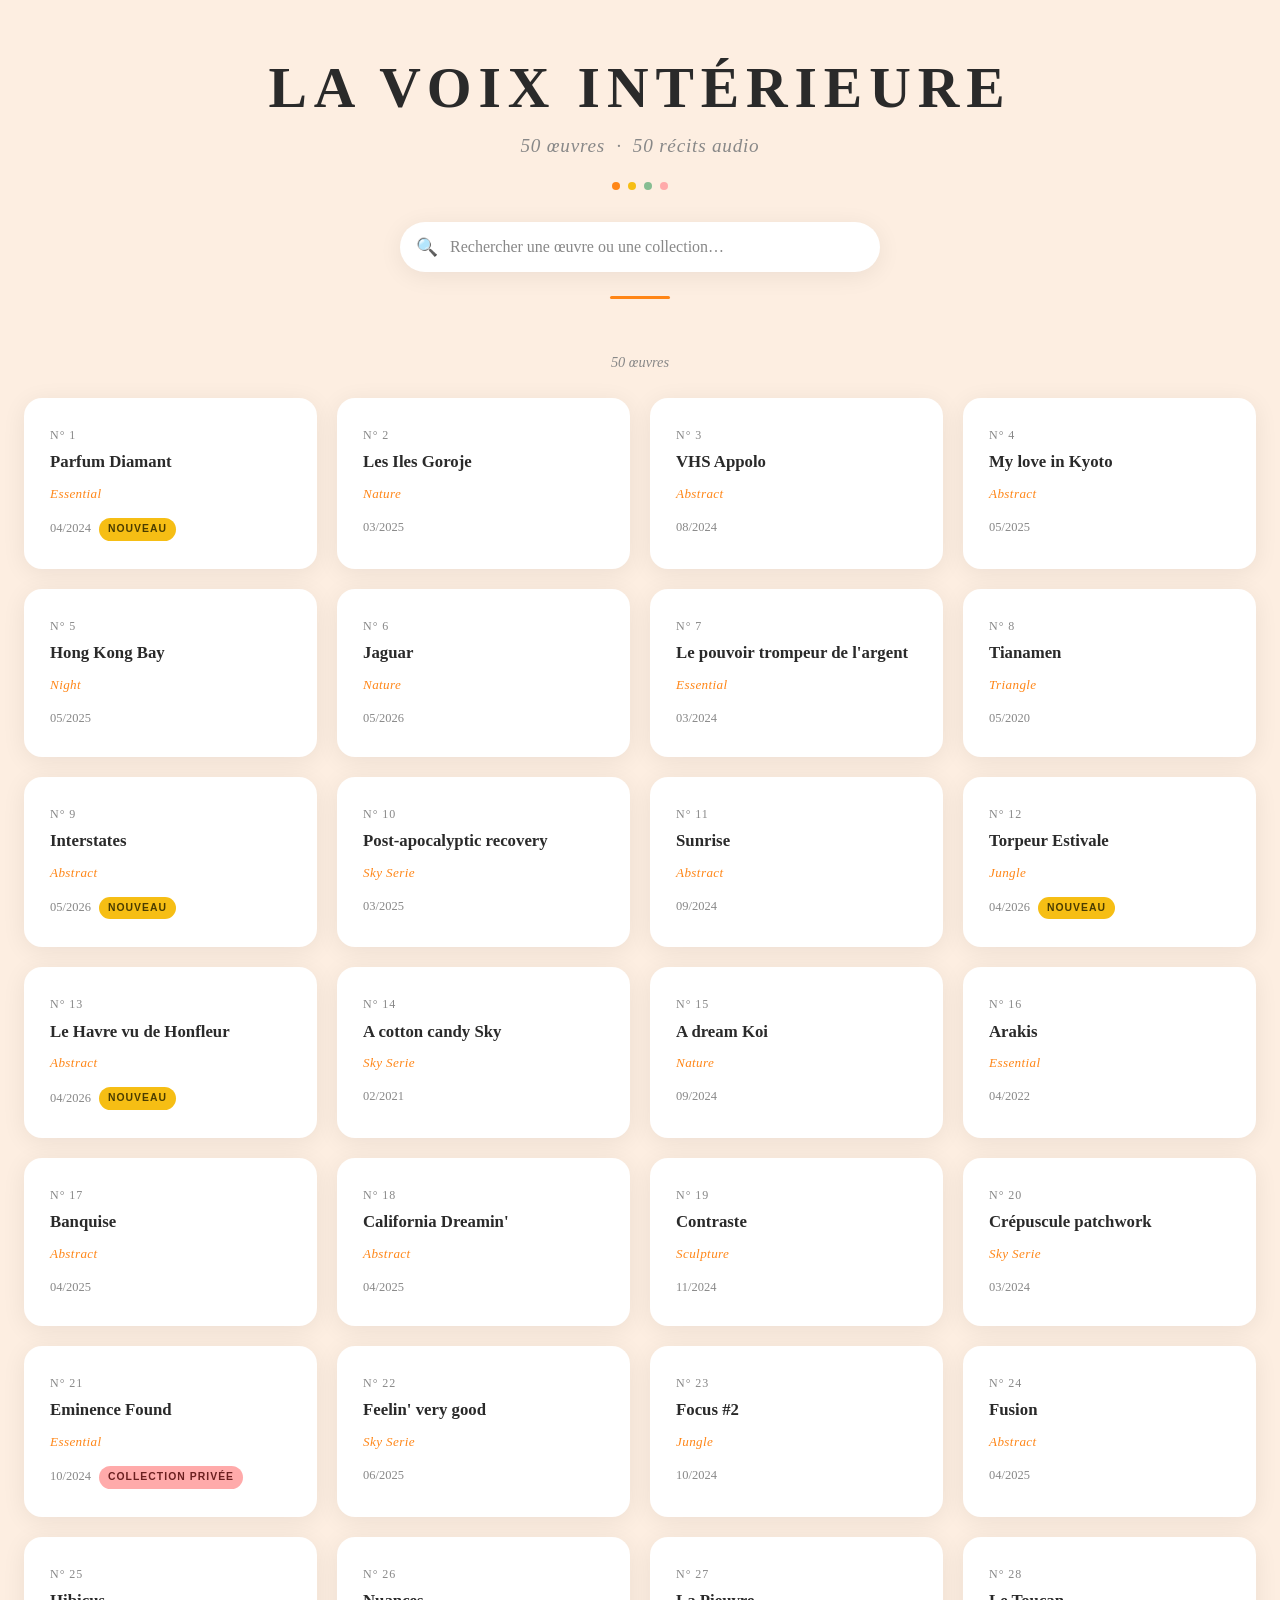
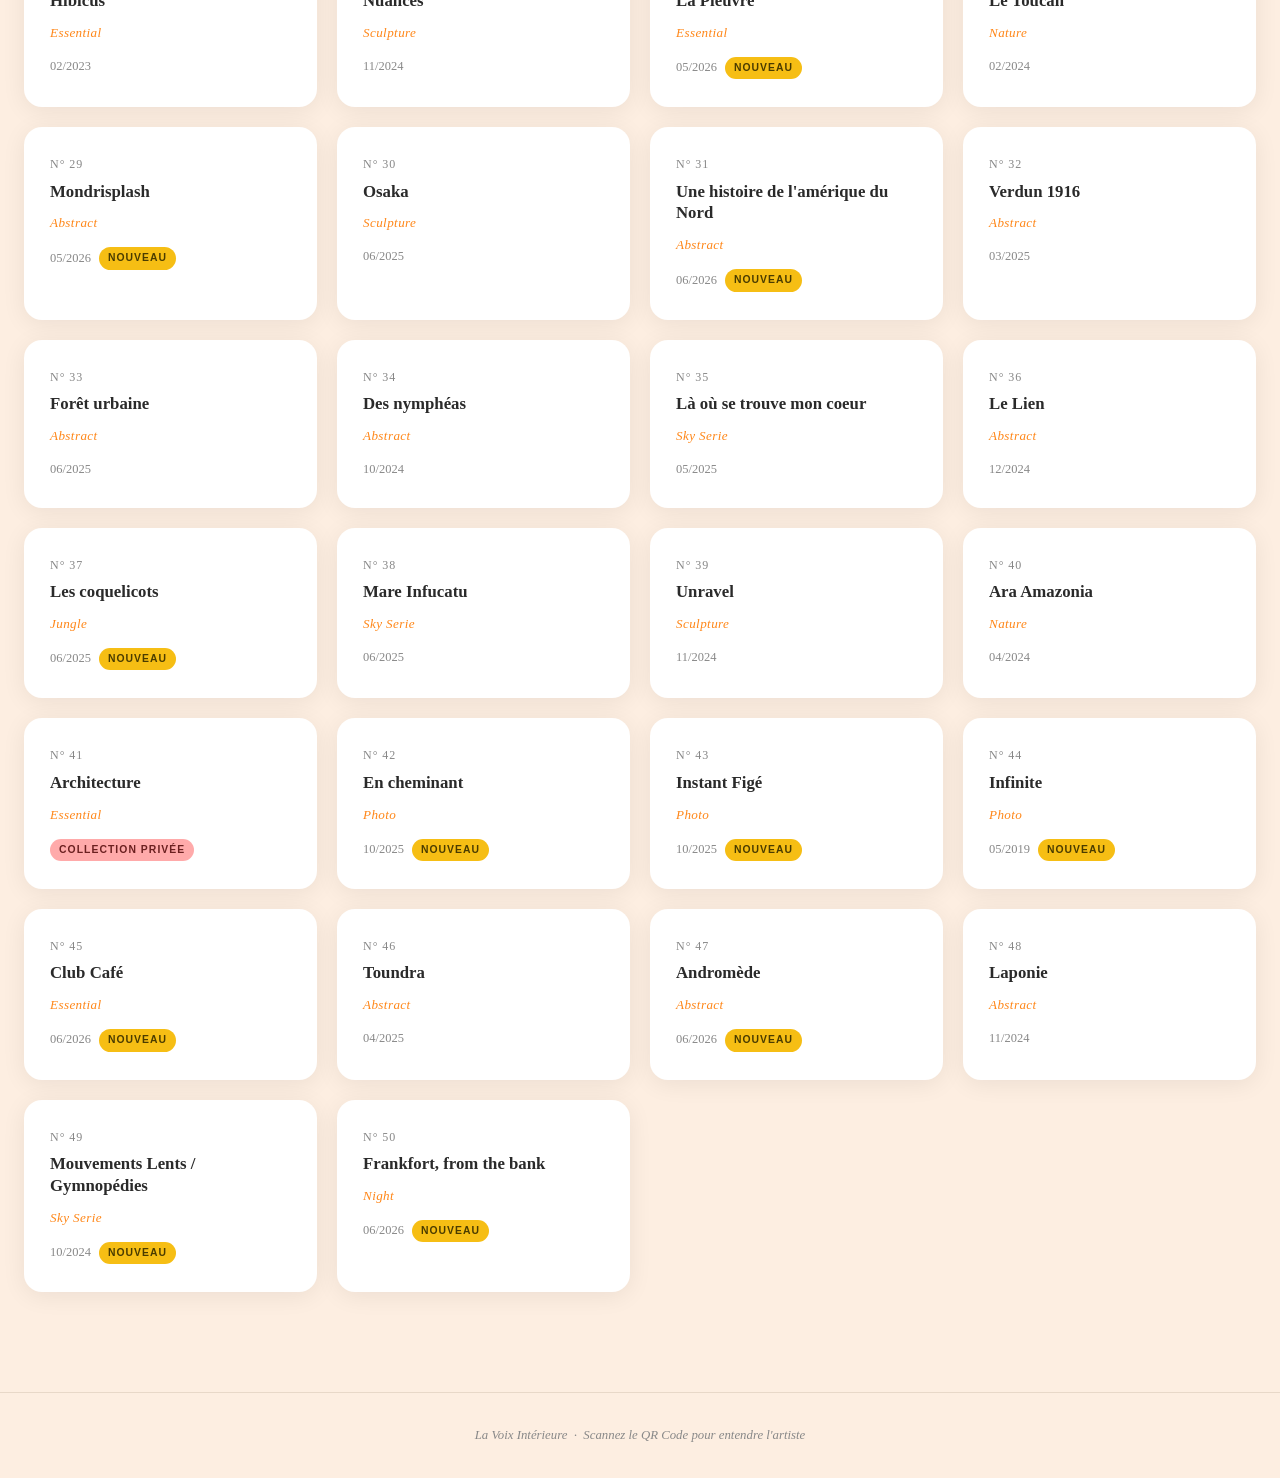
<file: index.html>
<!DOCTYPE html>
<html lang="fr">
<head>
  <meta charset="UTF-8" />
  <meta name="viewport" content="width=device-width, initial-scale=1.0" />
  <meta name="description" content="La Voix Intérieure — Exposition artistique. 50 œuvres, 50 récits audio." />
  <title>La Voix Intérieure — Exposition</title>
  <link rel="stylesheet" href="css/style.css" />
  <style>
    /* Accents page accueil */
    .hero-accent {
      display: flex;
      justify-content: center;
      gap: 8px;
      margin-top: 20px;
    }
    .hero-dot {
      width: 8px; height: 8px;
      border-radius: 50%;
    }
  </style>
</head>
<body>

  <!-- HEADER -->
  <header class="site-header">
    <h1 class="site-title">LA VOIX INTÉRIEURE</h1>
    <p class="site-subtitle">50 œuvres &nbsp;·&nbsp; 50 récits audio</p>
    <div class="hero-accent">
      <span class="hero-dot" style="background:#FF8617"></span>
      <span class="hero-dot" style="background:#F6BE14"></span>
      <span class="hero-dot" style="background:#86BD92"></span>
      <span class="hero-dot" style="background:#FFAAAA"></span>
    </div>

    <!-- SEARCH -->
    <div class="search-container">
      <span class="search-icon">🔍</span>
      <input
        type="search"
        id="searchInput"
        class="search-input"
        placeholder="Rechercher une œuvre ou une collection…"
        aria-label="Rechercher une œuvre"
        autocomplete="off"
      />
    </div>
  </header>

  <!-- GALLERY -->
  <main class="gallery-section">
    <p class="results-info" id="resultsInfo">Chargement…</p>
    <div class="gallery-grid" id="galleryGrid" aria-label="Galerie des œuvres">
      <p class="loading">Chargement des œuvres…</p>
    </div>
  </main>

  <!-- FOOTER -->
  <footer class="site-footer">
    La Voix Intérieure &nbsp;·&nbsp; Scannez le QR Code pour entendre l'artiste
  </footer>

  <script src="js/gallery.js"></script>
</body>
</html>
</file>
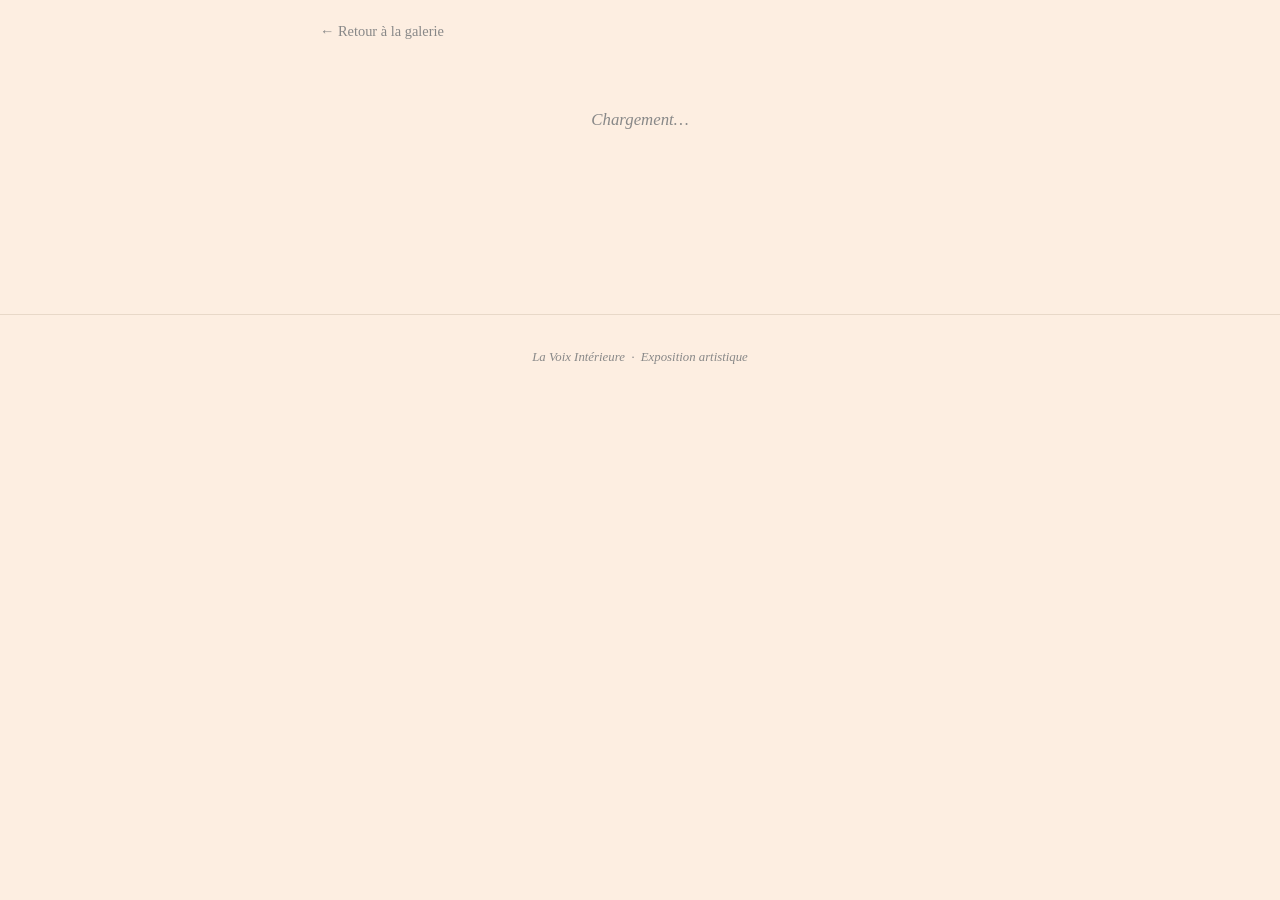
<file: oeuvre.html>
<!DOCTYPE html>
<html lang="fr">
<head>
  <meta charset="UTF-8" />
  <meta name="viewport" content="width=device-width, initial-scale=1.0" />
  <meta name="description" content="La Voix Intérieure — Fiche d'œuvre" />
  <title>Œuvre — La Voix Intérieure</title>
  <link rel="stylesheet" href="css/style.css" />
</head>
<body>

  <div class="oeuvre-page">

    <!-- BACK -->
    <a class="back-link" href="index.html">← Retour à la galerie</a>

    <!-- LOADING -->
    <p class="loading" id="loadingMsg">Chargement…</p>

    <!-- CONTENT -->
    <div id="oeuvreContent" style="display:none;">

      <!-- HEADER -->
      <header class="oeuvre-header">
        <p class="oeuvre-number" id="oeuvreNumber"></p>
        <h1 class="oeuvre-title" id="oeuvreTitle"></h1>
        <div id="oeuvreBADGES"></div>
      </header>

      <!-- DETAILS -->
      <section class="oeuvre-details" aria-label="Informations sur l'œuvre">
        <div class="detail-row">
          <span class="detail-label">Collection</span>
          <span class="detail-value" id="detailCollection"></span>
        </div>
        <div class="detail-row">
          <span class="detail-label">Dimensions</span>
          <span class="detail-value" id="detailSize"></span>
        </div>
        <div class="detail-row">
          <span class="detail-label">Date</span>
          <span class="detail-value" id="detailDate"></span>
        </div>
        <div class="detail-row">
          <span class="detail-label">Prix</span>
          <span class="detail-value price" id="detailPrice"></span>
        </div>
      </section>

      <!-- AUDIO PLAYER -->
      <section class="audio-section" aria-label="Lecteur audio">
        <p class="audio-label">🎙 La voix de l'artiste</p>

        <div class="player-core" id="customPlayer">
          <div id="playerWrapper">
            <div class="play-btn-wrapper">
              <div class="pulse-ring"></div>
              <button class="play-btn" id="playBtn" aria-label="Lecture / Pause">
                <svg class="play-icon-play" viewBox="0 0 24 24">
                  <path d="M8 5v14l11-7z"/>
                </svg>
                <svg class="play-icon-pause" viewBox="0 0 24 24">
                  <path d="M6 19h4V5H6v14zm8-14v14h4V5h-4z"/>
                </svg>
              </button>
            </div>

            <div class="progress-container">
              <div class="progress-track" id="progressTrack" role="progressbar" aria-label="Progression audio">
                <div class="progress-fill" id="progressFill"></div>
              </div>
              <div class="time-row">
                <span id="currentTime">0:00</span>
                <span id="durationEl">--:--</span>
              </div>
            </div>
          </div>

          <p class="audio-hint" id="audioHint">
            Appuyez sur ▶ pour écouter la voix de l'artiste
          </p>
        </div>

        <div id="audioFallback"></div>
      </section>

      <!-- WHATSAPP CTA -->
      <section class="whatsapp-section" aria-label="Contacter l'artiste">
        <p class="whatsapp-intro">Une réaction ? Écrivez-moi directement 👇</p>
        <div class="whatsapp-btns">

          <a class="wa-btn wa-btn-like" id="waLike" href="#" target="_blank" rel="noopener noreferrer">
            <span class="wa-icon">❤️</span>
            <span class="wa-text">
              <strong>J'aime cette œuvre</strong>
              <small>Envoyer un coup de cœur</small>
            </span>
          </a>

          <a class="wa-btn wa-btn-comment" id="waComment" href="#" target="_blank" rel="noopener noreferrer">
            <span class="wa-icon">💬</span>
            <span class="wa-text">
              <strong>Laisser un commentaire</strong>
              <small>Partager votre ressenti</small>
            </span>
          </a>

          <a class="wa-btn wa-btn-reserve" id="waReserve" href="#" target="_blank" rel="noopener noreferrer">
            <span class="wa-icon">🛒</span>
            <span class="wa-text">
              <strong>Réserver cette œuvre</strong>
              <small>Coup de cœur absolu ?</small>
            </span>
          </a>

        </div>
        <p class="whatsapp-disclaimer">
          Vous serez redirigé vers WhatsApp avec un message pré-rempli.
        </p>
      </section>

      <!-- NAVIGATION -->
      <nav class="oeuvre-nav" aria-label="Navigation entre les œuvres">
        <a class="nav-btn" id="prevBtn" href="#">
          <span class="nav-btn-direction">← Précédente</span>
          <span class="nav-btn-title"></span>
        </a>
        <a class="nav-btn" id="nextBtn" href="#" style="text-align:right;">
          <span class="nav-btn-direction">Suivante →</span>
          <span class="nav-btn-title"></span>
        </a>
      </nav>

    </div>
  </div>

  <!-- FOOTER -->
  <footer class="site-footer">
    La Voix Intérieure &nbsp;·&nbsp; Exposition artistique
  </footer>

  <script src="js/oeuvre.js"></script>
</body>
</html>
</file>
<file: css/style.css>
/* ===== VARIABLES ===== */
:root {
  --bg: #FDEEE1;
  --rose: #FFAAAA;
  --orange: #FF8617;
  --yellow: #F6BE14;
  --olive: #C6B90C;
  --green: #86BD92;
  --text: #2A2A2A;
  --text-light: #888;
  --white: #FFFFFF;
  --radius: 18px;
  --radius-sm: 10px;
  --shadow: 0 4px 24px rgba(0,0,0,0.07);
  --shadow-hover: 0 12px 40px rgba(0,0,0,0.13);
}

/* ===== RESET ===== */
*, *::before, *::after { margin: 0; padding: 0; box-sizing: border-box; }

html { scroll-behavior: smooth; }

body {
  font-family: 'Georgia', 'Times New Roman', serif;
  background: var(--bg);
  color: var(--text);
  min-height: 100vh;
  line-height: 1.6;
}

/* ===== HEADER ===== */
.site-header {
  text-align: center;
  padding: 56px 24px 40px;
  position: relative;
}

.site-header::after {
  content: '';
  display: block;
  width: 60px;
  height: 3px;
  background: var(--orange);
  margin: 24px auto 0;
  border-radius: 99px;
}

.site-title {
  font-size: clamp(2rem, 6vw, 3.6rem);
  font-weight: 700;
  letter-spacing: 0.12em;
  color: var(--text);
  line-height: 1.1;
}

.site-subtitle {
  margin-top: 12px;
  font-size: clamp(0.95rem, 2.5vw, 1.2rem);
  color: var(--text-light);
  font-style: italic;
  letter-spacing: 0.04em;
}

/* ===== SEARCH ===== */
.search-container {
  max-width: 520px;
  margin: 32px auto 0;
  padding: 0 20px;
  position: relative;
}

.search-input {
  width: 100%;
  padding: 14px 20px 14px 48px;
  border: 2px solid transparent;
  border-radius: 99px;
  background: var(--white);
  font-family: inherit;
  font-size: 1rem;
  color: var(--text);
  box-shadow: var(--shadow);
  outline: none;
  transition: border-color 0.2s, box-shadow 0.2s;
}

.search-input::placeholder { color: var(--text-light); }
.search-input:focus {
  border-color: var(--orange);
  box-shadow: 0 4px 24px rgba(255,134,23,0.15);
}

.search-icon {
  position: absolute;
  left: 36px;
  top: 50%;
  transform: translateY(-50%);
  color: var(--text-light);
  font-size: 1.1rem;
  pointer-events: none;
}

/* ===== GALLERY ===== */
.gallery-section { padding: 12px 0 60px; }

.results-info {
  text-align: center;
  color: var(--text-light);
  font-size: 0.9rem;
  margin-bottom: 24px;
  font-style: italic;
}

.gallery-grid {
  display: grid;
  grid-template-columns: repeat(auto-fill, minmax(260px, 1fr));
  gap: 20px;
  padding: 0 24px;
  max-width: 1280px;
  margin: 0 auto;
}

/* ===== CARD ===== */
.card {
  background: var(--white);
  border-radius: var(--radius);
  padding: 26px 24px;
  box-shadow: var(--shadow);
  cursor: pointer;
  text-decoration: none;
  color: inherit;
  display: flex;
  flex-direction: column;
  gap: 10px;
  transition: transform 0.22s ease, box-shadow 0.22s ease;
  border: 2px solid transparent;
  position: relative;
  overflow: hidden;
}

.card::before {
  content: '';
  position: absolute;
  top: 0; left: 0;
  width: 4px;
  height: 100%;
  background: var(--orange);
  opacity: 0;
  transition: opacity 0.22s;
}

.card:hover {
  transform: translateY(-5px);
  box-shadow: var(--shadow-hover);
}
.card:hover::before { opacity: 1; }

.card-number {
  font-size: 0.75rem;
  color: var(--text-light);
  letter-spacing: 0.08em;
  text-transform: uppercase;
  margin-bottom: -4px;
}

.card-title {
  font-size: 1.05rem;
  font-weight: 700;
  line-height: 1.3;
  color: var(--text);
}

.card-collection {
  font-size: 0.82rem;
  color: var(--orange);
  font-style: italic;
  letter-spacing: 0.03em;
}

.card-meta {
  display: flex;
  align-items: center;
  gap: 8px;
  flex-wrap: wrap;
  margin-top: 4px;
}

.card-date {
  font-size: 0.78rem;
  color: var(--text-light);
}

/* ===== BADGES ===== */
.badges {
  display: flex;
  gap: 6px;
  flex-wrap: wrap;
}

.badge {
  font-size: 0.65rem;
  font-weight: 700;
  letter-spacing: 0.1em;
  padding: 3px 9px;
  border-radius: 99px;
  font-family: 'Arial', sans-serif;
  text-transform: uppercase;
}

.badge-new {
  background: var(--yellow);
  color: #4a3c00;
}

.badge-private {
  background: var(--rose);
  color: #6b2020;
}

/* ===== NO RESULTS ===== */
.no-results {
  grid-column: 1 / -1;
  text-align: center;
  padding: 60px 20px;
  color: var(--text-light);
  font-style: italic;
}

/* ===== OEUVRE PAGE ===== */
.oeuvre-page {
  max-width: 680px;
  margin: 0 auto;
  padding: 0 20px 80px;
}

.back-link {
  display: inline-flex;
  align-items: center;
  gap: 8px;
  color: var(--text-light);
  text-decoration: none;
  font-size: 0.9rem;
  padding: 20px 0 4px;
  transition: color 0.2s;
}
.back-link:hover { color: var(--orange); }

/* ===== OEUVRE HEADER ===== */
.oeuvre-header {
  margin: 32px 0 0;
}

.oeuvre-number {
  font-size: 0.78rem;
  color: var(--text-light);
  letter-spacing: 0.1em;
  text-transform: uppercase;
  margin-bottom: 8px;
}

.oeuvre-title {
  font-size: clamp(1.6rem, 5vw, 2.4rem);
  font-weight: 700;
  line-height: 1.2;
  color: var(--text);
  margin-bottom: 12px;
}

.oeuvre-badges { margin-bottom: 20px; }

/* ===== OEUVRE DETAILS ===== */
.oeuvre-details {
  background: var(--white);
  border-radius: var(--radius);
  padding: 24px;
  box-shadow: var(--shadow);
  margin: 24px 0;
}

.detail-row {
  display: flex;
  justify-content: space-between;
  align-items: baseline;
  padding: 10px 0;
  border-bottom: 1px solid #f0e8de;
}
.detail-row:last-child { border-bottom: none; }

.detail-label {
  font-size: 0.8rem;
  text-transform: uppercase;
  letter-spacing: 0.08em;
  color: var(--text-light);
  font-family: 'Arial', sans-serif;
  font-weight: 600;
}

.detail-value {
  font-size: 1rem;
  color: var(--text);
  font-weight: 500;
  text-align: right;
}

.detail-value.price {
  font-size: 1.1rem;
  font-weight: 700;
  color: var(--orange);
}

.detail-value.private-label {
  color: #b05050;
  font-style: italic;
}

/* ===== AUDIO PLAYER ===== */
.audio-section {
  background: var(--white);
  border-radius: var(--radius);
  padding: 36px 28px;
  box-shadow: var(--shadow);
  margin: 28px 0;
  text-align: center;
  position: relative;
  overflow: hidden;
}

.audio-section::before {
  content: '';
  position: absolute;
  top: 0; left: 0; right: 0;
  height: 4px;
  background: linear-gradient(90deg, var(--orange), var(--yellow), var(--green));
}

.audio-label {
  font-size: 0.75rem;
  text-transform: uppercase;
  letter-spacing: 0.12em;
  color: var(--text-light);
  font-family: 'Arial', sans-serif;
  font-weight: 600;
  margin-bottom: 24px;
}

.player-core {
  display: flex;
  flex-direction: column;
  align-items: center;
  gap: 20px;
}

.play-btn-wrapper {
  position: relative;
  display: flex;
  align-items: center;
  justify-content: center;
}

.pulse-ring {
  position: absolute;
  width: 90px;
  height: 90px;
  border-radius: 50%;
  border: 3px solid var(--orange);
  opacity: 0;
  transform: scale(1);
}

.playing .pulse-ring {
  animation: pulse 1.8s ease-out infinite;
}

@keyframes pulse {
  0% { transform: scale(1); opacity: 0.7; }
  100% { transform: scale(1.7); opacity: 0; }
}

.play-btn {
  width: 72px;
  height: 72px;
  border-radius: 50%;
  background: var(--orange);
  border: none;
  cursor: pointer;
  display: flex;
  align-items: center;
  justify-content: center;
  position: relative;
  z-index: 1;
  transition: transform 0.18s ease, background 0.18s ease;
  box-shadow: 0 6px 24px rgba(255,134,23,0.35);
}

.play-btn:hover { transform: scale(1.08); background: #e06f00; }
.play-btn:active { transform: scale(0.96); }

.play-btn svg {
  width: 28px;
  height: 28px;
  fill: white;
  margin-left: 3px;
  transition: opacity 0.15s;
}

.play-icon-pause { display: none; }

.playing .play-icon-play { display: none; }
.playing .play-icon-pause { display: block; }
.playing .play-btn { background: var(--olive); box-shadow: 0 6px 24px rgba(198,185,12,0.35); }

/* Progress bar */
.progress-container {
  width: 100%;
  max-width: 400px;
}

.progress-track {
  background: #f0e8de;
  border-radius: 99px;
  height: 6px;
  cursor: pointer;
  position: relative;
  overflow: hidden;
}

.progress-fill {
  height: 100%;
  width: 0%;
  background: linear-gradient(90deg, var(--orange), var(--yellow));
  border-radius: 99px;
  transition: width 0.15s linear;
}

.time-row {
  display: flex;
  justify-content: space-between;
  margin-top: 8px;
  font-size: 0.78rem;
  color: var(--text-light);
  font-family: 'Arial', sans-serif;
}

.audio-hint {
  font-size: 0.82rem;
  color: var(--text-light);
  font-style: italic;
  margin-top: 8px;
}

/* Native audio fallback */
audio.native-fallback {
  width: 100%;
  margin-top: 16px;
  border-radius: var(--radius-sm);
}

/* ===== NAVIGATION ===== */
.oeuvre-nav {
  display: flex;
  justify-content: space-between;
  gap: 12px;
  margin-top: 36px;
}

.nav-btn {
  flex: 1;
  padding: 16px 20px;
  border: 2px solid #e8d8c8;
  border-radius: var(--radius);
  background: var(--white);
  color: var(--text);
  font-family: inherit;
  font-size: 0.9rem;
  cursor: pointer;
  transition: all 0.2s;
  text-align: center;
  display: flex;
  flex-direction: column;
  gap: 4px;
  text-decoration: none;
}

.nav-btn:hover {
  border-color: var(--orange);
  background: #fff8f2;
  color: var(--orange);
}

.nav-btn-direction {
  font-size: 1rem;
  font-weight: 700;
}

.nav-btn-title {
  font-size: 0.75rem;
  color: var(--text-light);
  font-style: italic;
  white-space: nowrap;
  overflow: hidden;
  text-overflow: ellipsis;
}

.nav-btn:hover .nav-btn-title { color: var(--orange); }

/* ===== FOOTER ===== */
.site-footer {
  text-align: center;
  padding: 32px 20px;
  color: var(--text-light);
  font-size: 0.8rem;
  font-style: italic;
  border-top: 1px solid #e8d8c8;
  margin-top: 40px;
}

/* ===== LOADING / ERROR ===== */
.loading, .error-msg {
  text-align: center;
  padding: 60px 20px;
  color: var(--text-light);
  font-style: italic;
  font-size: 1.05rem;
}

/* ===== RESPONSIVE ===== */
@media (max-width: 480px) {
  .site-header { padding: 40px 16px 28px; }
  .gallery-grid { grid-template-columns: 1fr; padding: 0 16px; }
  .card { padding: 20px; }
  .oeuvre-page { padding: 0 16px 60px; }
  .audio-section { padding: 28px 20px; }
  .oeuvre-nav { flex-direction: column; }
}

@media (min-width: 600px) {
  .gallery-grid { grid-template-columns: repeat(auto-fill, minmax(280px, 1fr)); }
}

/* ===== WHATSAPP CTA ===== */
.whatsapp-section {
  margin: 28px 0;
  background: var(--white);
  border-radius: var(--radius);
  padding: 28px 24px;
  box-shadow: var(--shadow);
  text-align: center;
  position: relative;
  overflow: hidden;
}

.whatsapp-section::before {
  content: '';
  position: absolute;
  top: 0; left: 0; right: 0;
  height: 4px;
  background: linear-gradient(90deg, #25D366, #128C7E);
}

.whatsapp-intro {
  font-size: 1rem;
  color: var(--text);
  margin-bottom: 20px;
  font-style: italic;
}

.whatsapp-btns {
  display: flex;
  flex-direction: column;
  gap: 12px;
}

.wa-btn {
  display: flex;
  align-items: center;
  gap: 14px;
  padding: 14px 18px;
  border-radius: var(--radius-sm);
  text-decoration: none;
  transition: transform 0.18s ease, box-shadow 0.18s ease;
  text-align: left;
  border: 2px solid transparent;
}

.wa-btn:hover {
  transform: translateY(-2px);
  box-shadow: 0 6px 20px rgba(0,0,0,0.1);
}

.wa-btn:active { transform: scale(0.98); }

/* Like */
.wa-btn-like {
  background: #fff0f0;
  border-color: var(--rose);
}
.wa-btn-like:hover { background: #ffe4e4; }

/* Comment */
.wa-btn-comment {
  background: #f0f7ff;
  border-color: #a0c4f0;
}
.wa-btn-comment:hover { background: #e2effe; }

/* Reserve */
.wa-btn-reserve {
  background: linear-gradient(135deg, #fff8e7, #fff0d0);
  border-color: var(--orange);
}
.wa-btn-reserve:hover { background: linear-gradient(135deg, #fff0d0, #ffe4b8); }

.wa-icon {
  font-size: 1.7rem;
  flex-shrink: 0;
  line-height: 1;
}

.wa-text {
  display: flex;
  flex-direction: column;
  gap: 2px;
}

.wa-text strong {
  font-size: 0.95rem;
  color: var(--text);
  font-family: 'Arial', sans-serif;
}

.wa-text small {
  font-size: 0.78rem;
  color: var(--text-light);
  font-style: italic;
}

.whatsapp-disclaimer {
  margin-top: 14px;
  font-size: 0.72rem;
  color: #bbb;
  font-style: italic;
}
</file>
